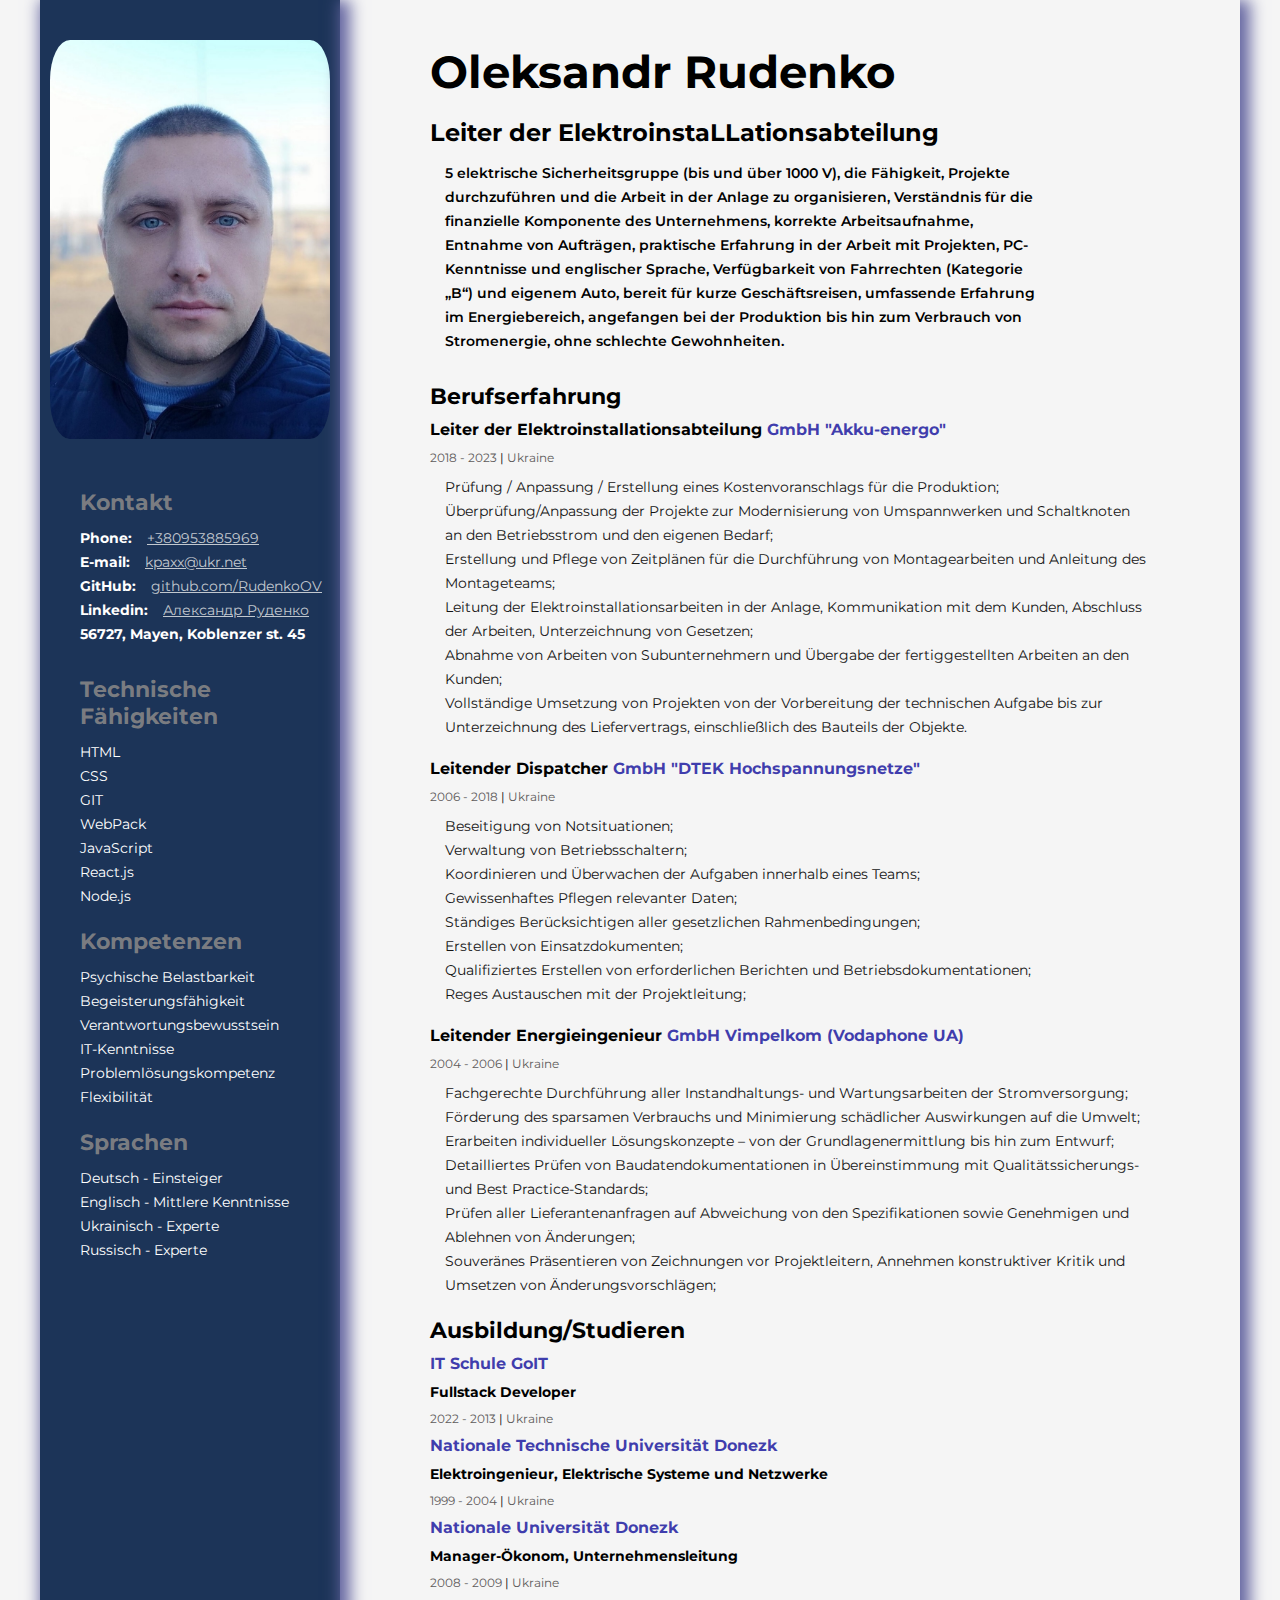
<file: index.html>
<!DOCTYPE html>
<html lang="en">

<head>
    <meta charset="UTF-8">
    <meta http-equiv="X-UA-Compatible" content="IE=edge">
    <meta name="viewport" content="width=device-width, initial-scale=1.0">
    <link rel="preconnect" href="https://fonts.googleapis.com">
    <link rel="preconnect" href="https://fonts.gstatic.com" crossorigin>
    <link href="https://fonts.googleapis.com/css2?family=Montserrat:wght@400;700&display=swap" rel="stylesheet">
    <link rel="stylesheet"
        href="https://cdnjs.cloudflare.com/ajax/libs/modern-normalize/1.0.0/modern-normalize.min.css" />
    <link rel="stylesheet" href="./css/styles.css">
    <title>Oleksandr Rudenko Front-End Developer</title>
</head>

<body>
    <!--Main-->
    <div class="main">
        <!--main content-->
        <div class="main__content">
            <!--about user-->
            <div class="about__user">
                <H1 class="about__name">Oleksandr Rudenko</H1>
                <H2 class="about__position">Leiter der ElektroinstaLLationsabteilung</H2>
                <p class="about__description">5 elektrische Sicherheitsgruppe (bis und über 1000 V), die Fähigkeit, Projekte durchzuführen und die Arbeit in der Anlage zu organisieren, Verständnis für die finanzielle Komponente des Unternehmens, korrekte Arbeitsaufnahme, Entnahme von Aufträgen, praktische Erfahrung in der Arbeit mit Projekten, PC-Kenntnisse und englischer Sprache, Verfügbarkeit von Fahrrechten (Kategorie „B“) und eigenem Auto, bereit für kurze Geschäftsreisen, umfassende Erfahrung im Energiebereich, angefangen bei der Produktion bis hin zum Verbrauch von Stromenergie, ohne schlechte Gewohnheiten.</p>
            </div>
            <!--Projects-->
            <!-- <div class="projects">
                <h3 class="projects__title title">Project Experience</h3>
                <ol class="project__list">
                    <li class="project__item">
                        <span class="project"><a href="https://yermolinn.github.io/News/" target="_blank"
                                class="project__link">News Website</a>
                            <span><a href="https://github.com/Yermolinn/News" target="_blank" class="project__link">Link
                                    on GitHub</a></span>
                            <span class="project__bar">[</span> JS, Node.js, HTML5, CSS3, <span
                                class="project__bar">]</span></span><br>
                        <span class="project">A website with a responsive layout, based on Async JS. Role: developer
                            (Page - Read).
                            Build project on github, check for build errors and live page performance.</span>
                    </li>
                    <li class="project__item">
                        <span class="project"><a href="https://yermolinn.github.io/Shop-for-gamers/" target="_blank"
                                class="project__link">Web Shop for Gamers</a>
                            <span><a href="https://github.com/Yermolinn/Shop-for-gamers" target="_blank"
                                    class="project__link">Link on GitHub</a></span>
                            <span class="project__bar">[</span> Node.js, HTML, SASS <span
                                class="project__bar">]</span></span><br>
                        <span class="project">A website with a responsive layout. Role: developer (Page - Contacts).
                            Build project on github, check for build errors and live page performance.</span>
                    </li>
                    <li class="project__item">
                        <span class="project"><a href="https://rudenkoov.github.io/goit-markup-hw-08/" target="_blank"
                                class="project__link">Web Studio</a>
                            <span><a href="https://github.com/RudenkoOV/goit-markup-hw-08" target="_blank"
                                    class="project__link">Link on GitHub</a></span>
                            <span class="project__bar">[</span> HTML, SASS <span
                                class="project__bar">]</span></span><br> <span class="project">A website with a
                            responsive layout. Role: developer (Page - Contacts).
                            A website for Webstudio company with a responsive layout. Build project on github, check for
                            build errors and live page performance.</span>
                    </li>
                </ol>
            </div> -->
            <!--Work-->
            <div>
                <h3 class="title">Berufserfahrung</h3>
                <!--Company1-->
                <div class="work-company">
                    <h4 class="work-pos">Leiter der Elektroinstallationsabteilung<span class="work-comp"> GmbH
                            "Akku-energo"</span></h4>

                    <p class="work-date">2018 - 2023<span class="line"> | </span> Ukraine </p>
                    <ul class="work-list">
                        <li class="work-list-item">Prüfung / Anpassung / Erstellung eines Kostenvoranschlags für die Produktion;</li>
                        <li class="work-list-item">Überprüfung/Anpassung der Projekte zur Modernisierung von Umspannwerken und Schaltknoten an den Betriebsstrom und den eigenen Bedarf;</li>
                        <li class="work-list-item">Erstellung und Pflege von Zeitplänen für die Durchführung von Montagearbeiten und Anleitung des Montageteams;</li>
                        <li class="work-list-item">Leitung der Elektroinstallationsarbeiten in der Anlage, Kommunikation mit dem Kunden, Abschluss der Arbeiten, Unterzeichnung von Gesetzen;</li>
                        <li class="work-list-item">Abnahme von Arbeiten von Subunternehmern und Übergabe der fertiggestellten Arbeiten an den Kunden;</li>
                        <li class="work-list-item">Vollständige Umsetzung von Projekten von der Vorbereitung der technischen Aufgabe bis zur Unterzeichnung des Liefervertrags, einschließlich des Bauteils der Objekte.</li>
                    </ul>
                </div>
                <!--Company2-->
                <div class="work-company">
                    <h4 class="work-pos">Leitender Dispatcher <span class="work-comp"> GmbH
                            "DTEK Hochspannungsnetze"</span></h4>
                    <p class="work-date">2006 - 2018<span class="line"> | </span> Ukraine</p>
                    <ul class="work-list">
                        <li class="work-list-item">Beseitigung von Notsituationen;</li>
                        <li class="work-list-item">Verwaltung von Betriebsschaltern;</li>
                        <li class="work-list-item">Koordinieren und Überwachen der Aufgaben innerhalb eines Teams;</li>
                        <li class="work-list-item">Gewissenhaftes Pflegen relevanter Daten;</li>
                        <li class="work-list-item">Ständiges Berücksichtigen aller gesetzlichen Rahmenbedingungen;</li>
                        <li class="work-list-item">Erstellen von Einsatzdokumenten;</li>
                        <li class="work-list-item">Qualifiziertes Erstellen von erforderlichen Berichten und Betriebsdokumentationen;</li>
                        <li class="work-list-item">Reges Austauschen mit der Projektleitung;</li>
                    </ul>
                </div>
                <!--Company3-->
                <div class="work-company">
                    <h4 class="work-pos">Leitender Energieingenieur <span class="work-comp"> GmbH Vimpelkom (Vodaphone UA)</span></h4>
                    <p class="work-date">2004 - 2006<span class="line"> | </span> Ukraine
                    </p>
                    <ul class="work-list">
                        <li class="work-list-item">Fachgerechte Durchführung aller Instandhaltungs- und Wartungsarbeiten der Stromversorgung;</li>
                        <li class="work-list-item">Förderung des sparsamen Verbrauchs und Minimierung schädlicher Auswirkungen auf die Umwelt;</li>
                        <li class="work-list-item">Erarbeiten individueller Lösungskonzepte – von der Grundlagenermittlung bis hin zum Entwurf;</li>
                        <li class="work-list-item">Detailliertes Prüfen von Baudatendokumentationen in Übereinstimmung mit Qualitätssicherungs- und Best Practice-Standards;</li>
                        <li class="work-list-item">Prüfen aller Lieferantenanfragen auf Abweichung von den Spezifikationen sowie Genehmigen und Ablehnen von Änderungen;</li>
                        <li class="work-list-item">Souveränes Präsentieren von Zeichnungen vor Projektleitern, Annehmen konstruktiver Kritik und Umsetzen von Änderungsvorschlägen;</li>
                    </ul>
                </div>
            </div>
            <!--Education-->
            <div>
                <h3 class="title">Ausbildung/Studieren</h3>
                <h4 class="university">IT Schule GoIT</h4>
                <h4 class="speciality">Fullstack Developer</h4>
                <p class="work-date">2022 - 2013 <span class="line"> | </span> Ukraine</p>
                <h4 class="university">Nationale Technische Universität Donezk</h4>
                <h4 class="speciality">Elektroingenieur, Elektrische Systeme und Netzwerke</h4>
                <p class="work-date">1999 - 2004 <span class="line"> | </span> Ukraine</p>
                <h4 class="university">Nationale Universität Donezk</h4>
                <h4 class="speciality">Manager-Ökonom, Unternehmensleitung</h4>
                <p class="work-date">2008 - 2009 <span class="line"> | </span> Ukraine</p>
            </div>
        </div>
        <!--Sidebar-->
        <aside class="sidebar">
            <img src="./images/image.jpg" alt="USER PHOTO" class="photo">
            <!--Contacts-->
            <div class="contacts">
                <h3 class="sidebar-title">Kontakt</h3>
                <div>
                    <p>
                        <span class="contact-type">Phone:</span>
                        <a href="tel:+380953885969" class="contact-link">+380953885969</a>
                    </p>

                    <p>
                        <span class="contact-type">E-mail:</span>
                        <a href="mailto:kpaxx@ukr.net" class="contact-link">kpaxx@ukr.net</a>
                    </p>
                    <p>
                        <span class="contact-type">GitHub:</span>
                        <a href="https://github.com/RudenkoOV" class="contact-link">github.com/RudenkoOV</a>
                    </p>
                    <p>
                        <span class="contact-type">Linkedin:</span>
                        <a href="https://www.linkedin.com/in/oleksandr--rudenko/"
                            class="contact-link">Александр Руденко</a>
                    </p>
                    <p>
                        <span class="contact-type">56727, Mayen, Koblenzer st. 45</span>
                    </p>

                </div>
            </div>
            <!--Tech skills-->
            <div class="tech-skils">
                <h3 class="sidebar-title">Technische Fähigkeiten</h3>
                <ul class="tech-skils-list">
                    <li class="tech-skils-item"><span class="tech-skils-text">HTML</span></li>
                    <li class="tech-skils-item"><span class="tech-skils-text">CSS</span></li>
                    <li class="tech-skils-item"><span class="tech-skils-text">GIT</span></li>
                    <li class="tech-skils-item"><span class="tech-skils-text">WebPack</span></li>
                    <li class="tech-skils-item"><span class="tech-skils-text">JavaScript</span></li>
                    <li class="tech-skils-item"><span class="tech-skils-text">React.js</span></li>
                    <li class="tech-skils-item"><span class="tech-skils-text">Node.js</span></li>
                </ul>
            </div>
            <div class="soft-skils">
                <h3 class="sidebar-title">Kompetenzen</h3>
                <ul class="soft-skils-list">
                    <li class="soft-skils-item"><span class="soft-skils-text">Psychische Belastbarkeit</span></li>
                    <li class="soft-skils-item"><span class="soft-skils-text">Begeisterungsfähigkeit</span></li>
                    <li class="soft-skils-item"><span class="soft-skils-text">Verantwortungsbewusstsein</span></li>
                    <li class="soft-skils-item"><span class="soft-skils-text">IT-Kenntnisse</span></li>
                    <li class="soft-skils-item"><span class="soft-skils-text">Problemlösungskompetenz</span></li>
                    <li class="soft-skils-item"><span class="soft-skils-text">Flexibilität</span></li>                    
                </ul>
            </div>
            <div class="soft-skils">
                <h3 class="sidebar-title">Sprachen</h3>
                <ul class="soft-skils-list">
                    <li class="soft-skils-item"><span class="soft-skils-text">Deutsch - Einsteiger</span></li>
                    <li class="soft-skils-item"><span class="soft-skils-text">Englisch - Mittlere Kenntnisse</span></li>
                    <li class="soft-skils-item"><span class="soft-skils-text">Ukrainisch - Experte</span></li>
                    <li class="soft-skils-item"><span class="soft-skils-text">Russisch - Experte</span></li>
                </ul>
            </div>
        </aside>
    </div>

</body>

</html>
</file>
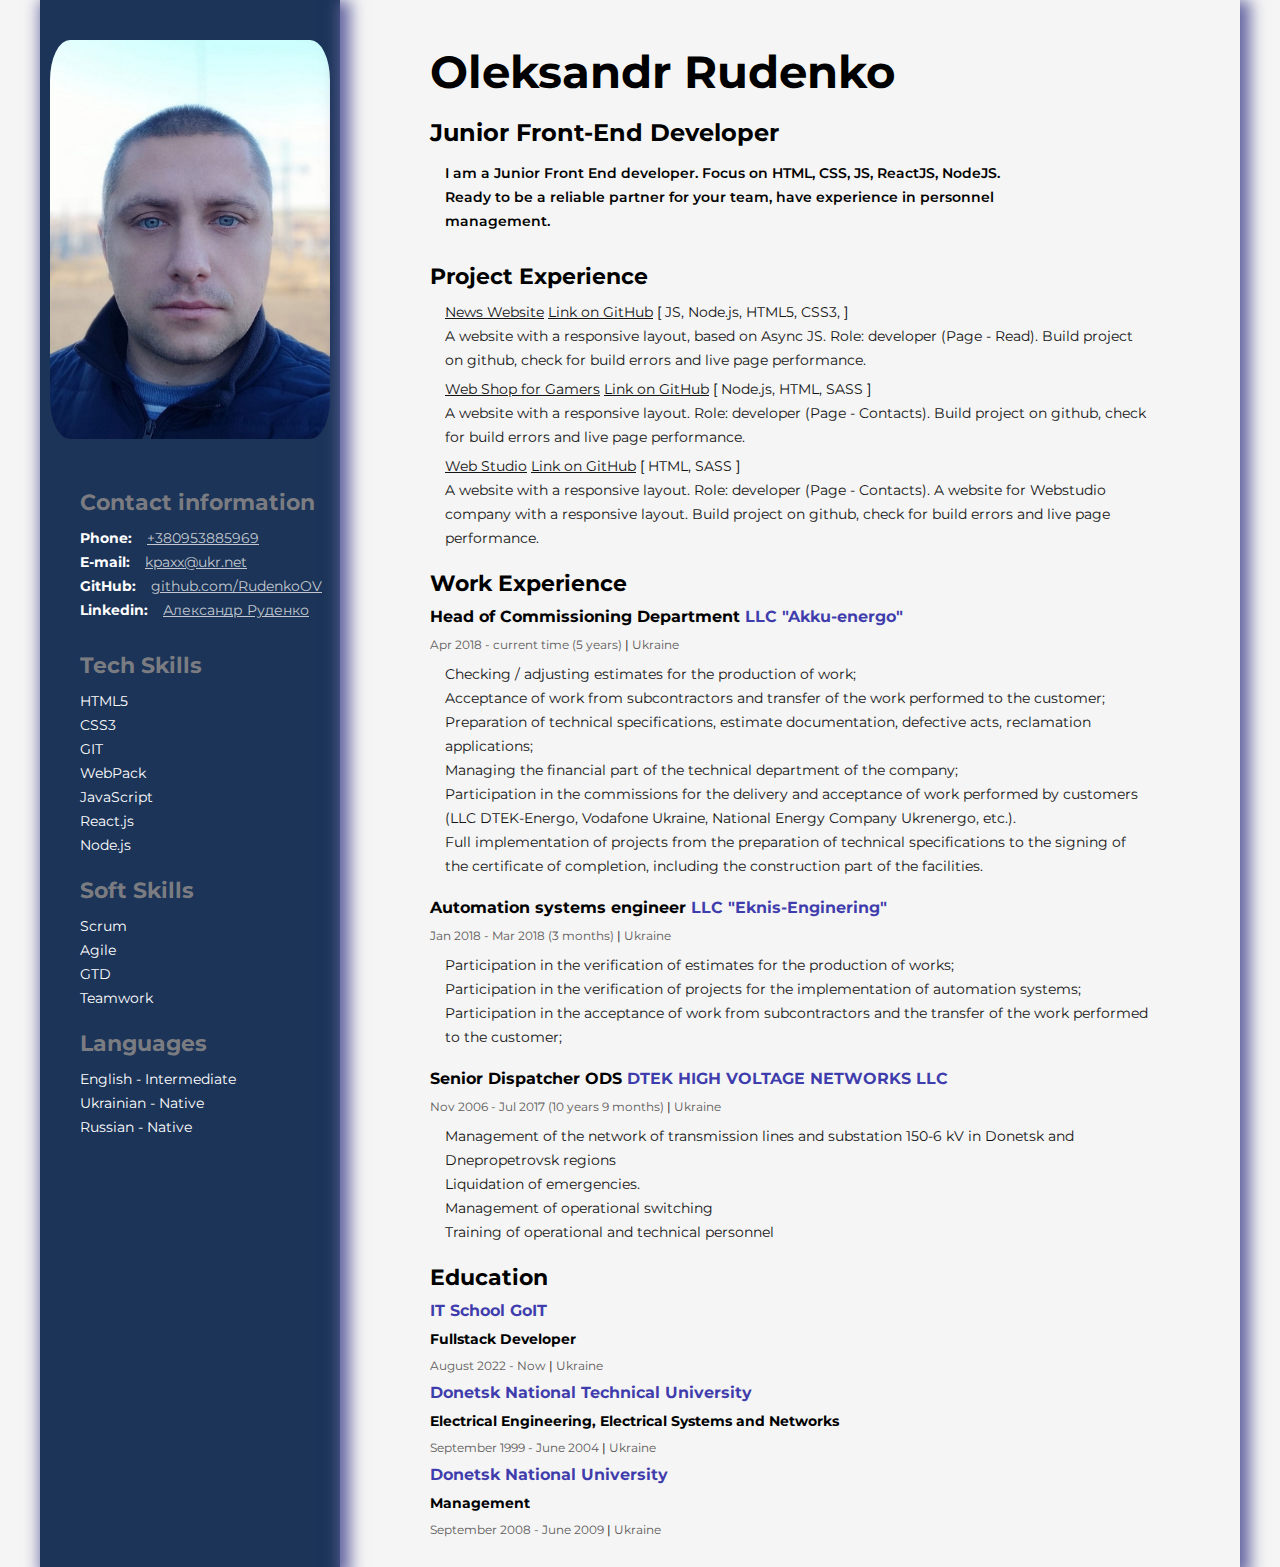
<file: Resume Rudenko.html>
<!DOCTYPE html>
<html lang="en">

<head>
    <meta charset="UTF-8">
    <meta http-equiv="X-UA-Compatible" content="IE=edge">
    <meta name="viewport" content="width=device-width, initial-scale=1.0">
    <link rel="preconnect" href="https://fonts.googleapis.com">
    <link rel="preconnect" href="https://fonts.gstatic.com" crossorigin>
    <link href="https://fonts.googleapis.com/css2?family=Montserrat:wght@400;700&display=swap" rel="stylesheet">
    <link rel="stylesheet"
        href="https://cdnjs.cloudflare.com/ajax/libs/modern-normalize/1.0.0/modern-normalize.min.css" />
    <link rel="stylesheet" href="./css/styles.css">
    <title>Oleksandr Rudenko Front-End Developer</title>
</head>

<body>
    <!--Main-->
    <div class="main">
        <!--main content-->
        <div class="main__content">
            <!--about user-->
            <div class="about__user">
                <H1 class="about__name">Oleksandr Rudenko</H1>
                <H2 class="about__position">Junior Front-End Developer</H2>
                <p class="about__description">I am a Junior Front End developer. Focus on HTML, CSS, JS, ReactJS,
                    NodeJS. Ready to be a reliable partner for your team, have experience in personnel management.</p>
            </div>
            <!--Projects-->
            <div class="projects">
                <h3 class="projects__title title">Project Experience</h3>
                <ol class="project__list">
                    <li class="project__item">
                        <span class="project"><a href="https://yermolinn.github.io/News/" target="_blank"
                                class="project__link">News Website</a>
                            <span><a href="https://github.com/Yermolinn/News" target="_blank" class="project__link">Link
                                    on GitHub</a></span>
                            <span class="project__bar">[</span> JS, Node.js, HTML5, CSS3, <span
                                class="project__bar">]</span></span><br>
                        <span class="project">A website with a responsive layout, based on Async JS. Role: developer
                            (Page - Read).
                            Build project on github, check for build errors and live page performance.</span>
                    </li>
                    <li class="project__item">
                        <span class="project"><a href="https://yermolinn.github.io/Shop-for-gamers/" target="_blank"
                                class="project__link">Web Shop for Gamers</a>
                            <span><a href="https://github.com/Yermolinn/Shop-for-gamers" target="_blank"
                                    class="project__link">Link on GitHub</a></span>
                            <span class="project__bar">[</span> Node.js, HTML, SASS <span
                                class="project__bar">]</span></span><br>
                        <span class="project">A website with a responsive layout. Role: developer (Page - Contacts).
                            Build project on github, check for build errors and live page performance.</span>
                    </li>
                    <li class="project__item">
                        <span class="project"><a href="https://rudenkoov.github.io/goit-markup-hw-08/" target="_blank"
                                class="project__link">Web Studio</a>
                            <span><a href="https://github.com/RudenkoOV/goit-markup-hw-08" target="_blank"
                                    class="project__link">Link on GitHub</a></span>
                            <span class="project__bar">[</span> HTML, SASS <span
                                class="project__bar">]</span></span><br> <span class="project">A website with a
                            responsive layout. Role: developer (Page - Contacts).
                            A website for Webstudio company with a responsive layout. Build project on github, check for
                            build errors and live page performance.</span>
                    </li>
                </ol>
            </div>
            <!--Work-->
            <div>
                <h3 class="title">Work Experience</h3>
                <!--Company1-->
                <div class="work-company">
                    <h4 class="work-pos">Head of Commissioning Department <span class="work-comp"> LLC
                            "Akku-energo"</span></h4>

                    <p class="work-date">Apr 2018 - current time (5 years) <span class="line"> | </span> Ukraine </p>
                    <ul class="work-list">
                        <li class="work-list-item">Checking / adjusting estimates for the production of work;</li>
                        <li class="work-list-item">Acceptance of work from subcontractors and transfer of the work
                            performed to the customer;</li>
                        <li class="work-list-item">Preparation of technical specifications, estimate documentation,
                            defective acts, reclamation applications;</li>
                        <li class="work-list-item">Managing the financial part of the technical department of the
                            company;</li>
                        <li class="work-list-item">Participation in the commissions for the delivery and acceptance of
                            work performed by customers (LLC DTEK-Energo, Vodafone Ukraine, National Energy Company
                            Ukrenergo, etc.).</li>
                        <li class="work-list-item">Full implementation of projects from the preparation of technical
                            specifications to the signing of the certificate of completion, including the construction
                            part of the facilities.</li>
                    </ul>
                </div>
                <!--Company2-->
                <div class="work-company">
                    <h4 class="work-pos">Automation systems engineer <span class="work-comp"> LLC
                            "Eknis-Enginering"</span></h4>
                    <p class="work-date">Jan 2018 - Mar 2018 (3 months) <span class="line"> | </span> Ukraine</p>
                    <ul class="work-list">
                        <li class="work-list-item">Participation in the verification of estimates for the production of
                            works;</li>
                        <li class="work-list-item">Participation in the verification of projects for the implementation
                            of automation systems;</li>
                        <li class="work-list-item">Participation in the acceptance of work from subcontractors and the
                            transfer of the work performed to the customer;</li>
                    </ul>
                </div>
                <!--Company3-->
                <div class="work-company">
                    <h4 class="work-pos">Senior Dispatcher ODS <span class="work-comp"> DTEK HIGH VOLTAGE NETWORKS
                            LLC</span></h4>
                    <p class="work-date">Nov 2006 - Jul 2017 (10 years 9 months) <span class="line"> | </span> Ukraine
                    </p>
                    <ul class="work-list">
                        <li class="work-list-item">Management of the network of transmission lines and substation 150-6
                            kV in Donetsk and Dnepropetrovsk regions</li>
                        <li class="work-list-item">Liquidation of emergencies.</li>
                        <li class="work-list-item">Management of operational switching</li>
                        <li class="work-list-item">Training of operational and technical personnel</li>
                    </ul>
                </div>
            </div>
            <!--Education-->
            <div>
                <h3 class="title">Education</h3>
                <h4 class="university">IT School GoIT</h4>
                <h4 class="speciality">Fullstack Developer</h4>
                <p class="work-date">August 2022 - Now <span class="line"> | </span> Ukraine</p>
                <h4 class="university">Donetsk National Technical University</h4>
                <h4 class="speciality">Electrical Engineering, Electrical Systems and Networks</h4>
                <p class="work-date">September 1999 - June 2004 <span class="line"> | </span> Ukraine</p>
                <h4 class="university">Donetsk National University</h4>
                <h4 class="speciality">Management</h4>
                <p class="work-date">September 2008 - June 2009 <span class="line"> | </span> Ukraine</p>
            </div>
        </div>
        <!--Sidebar-->
        <aside class="sidebar">
            <img src="./images/image.jpg" alt="USER PHOTO" class="photo">
            <!--Contacts-->
            <div class="contacts">
                <h3 class="sidebar-title">Contact information</h3>
                <div>
                    <p>
                        <span class="contact-type">Phone:</span>
                        <a href="tel:+380953885969" class="contact-link">+380953885969</a>
                    </p>

                    <p>
                        <span class="contact-type">E-mail:</span>
                        <a href="mailto:kpaxx@ukr.net" class="contact-link">kpaxx@ukr.net</a>
                    </p>
                    <p>
                        <span class="contact-type">GitHub:</span>
                        <a href="https://github.com/RudenkoOV" class="contact-link">github.com/RudenkoOV</a>
                    </p>
                    <p>
                        <span class="contact-type">Linkedin:</span>
                        <a href="https://www.linkedin.com/in/александр-руденко-6a4035274/"
                            class="contact-link">Александр Руденко</a>
                    </p>

                </div>
            </div>
            <!--Tech skills-->
            <div class="tech-skils">
                <h3 class="sidebar-title">Tech Skills</h3>
                <ul class="tech-skils-list">
                    <li class="tech-skils-item"><span class="tech-skils-text">HTML5</span></li>
                    <li class="tech-skils-item"><span class="tech-skils-text">CSS3</span></li>
                    <li class="tech-skils-item"><span class="tech-skils-text">GIT</span></li>
                    <li class="tech-skils-item"><span class="tech-skils-text">WebPack</span></li>
                    <li class="tech-skils-item"><span class="tech-skils-text">JavaScript</span></li>
                    <li class="tech-skils-item"><span class="tech-skils-text">React.js</span></li>
                    <li class="tech-skils-item"><span class="tech-skils-text">Node.js</span></li>
                </ul>
            </div>
            <div class="soft-skils">
                <h3 class="sidebar-title">Soft Skills</h3>
                <ul class="soft-skils-list">
                    <li class="soft-skils-item"><span class="soft-skils-text">Scrum</span></li>
                    <li class="soft-skils-item"><span class="soft-skils-text">Agile</span></li>
                    <li class="soft-skils-item"><span class="soft-skils-text">GTD</span></li>
                    <li class="soft-skils-item"><span class="soft-skils-text">Teamwork</span></li>
                </ul>
            </div>
            <div class="soft-skils">
                <h3 class="sidebar-title">Languages</h3>
                <ul class="soft-skils-list">
                    <li class="soft-skils-item"><span class="soft-skils-text">English - Intermediate</span></li>
                    <li class="soft-skils-item"><span class="soft-skils-text">Ukrainian - Native</span></li>
                    <li class="soft-skils-item"><span class="soft-skils-text">Russian - Native</span></li>
                </ul>
            </div>
        </aside>
    </div>

</body>

</html>
</file>
<file: css/styles.css>
* {
  margin: 0;
  padding: 0;
  list-style: none;
  -webkit-box-sizing: border-box;
  box-sizing: border-box;
}

h1,
h2,
h3,
h4,
p,
ul {
  margin: 0;
  padding: 0;
}

img {
  display: block;
  max-width: 100%;
  height: auto;
}

:root {
  --main-background: #f5f5f5;
  --main-content-box: #6566a1;
  --project-links: #141414;
  --project-hover: #1c3458;
  --sidebar-background: #1c3458;
  --project-bar: #000;
  --skils-text: #fff;
  --skils-items: #888787e5;
  --contacts-link: #c2c8cf;
  --dates: #5e5b5b;
  --company-univer: #1e1ba0da;
}

body {
  background-color: var(--main-background);
  font-family: "Montserrat", sans-serif;
  font-style: normal;
  font-weight: 700;
}

.main {
  display: flex;
  flex-direction: row-reverse;
  width: 1200px;
  margin: 0 auto;
}

.main__content {
  box-shadow: 6px 6px 20px rgba(0, 0, 0, 0.1);
  padding: 20px 90px;
  box-shadow: 5px 5px 15px 5px var(--main-content-box);
}

/* about */
.about__user {
  margin-bottom: 30px;
  margin-top: 24px;
}

.about__position {
  font-size: 24px;
  line-height: 17px;
  margin-bottom: 20px;
}

.about__name {
  font-size: 45px;
  line-height: 55px;
  margin-bottom: 25px;
}
.about__description {
  font-weight: 600;
  font-size: 14px;
  line-height: 24px;
  color: var(--project-bar);
  max-width: 600px;
  margin-left: 15px;
}

.projects {
  margin-bottom: 20px;
}

.title {
  font-size: 22px;
  line-height: 27px;
  margin-bottom: 10px;
  display: block;
}

/* projects */

.project__list {
  padding: 0;
  margin-left: 15px;
}

.project__item {
  font-size: 14px;
  line-height: 24px;
  margin-bottom: 5px;
}

.project,
.project__link {
  font-weight: 400;
  font-size: 14px;
  line-height: 24px;
  color: var(--project-links);
}

.project__link {
  cursor: pointer;
}

.project__link:hover,
:focus {
  color: var(--project-hover);
  font-weight: 1000;
}

.project__bar {
  font-size: 14px;
  line-height: 24px;
  color: var(--project-bar);
}
/* work */
.work-company {
  margin-bottom: 20px;
}
.work-pos {
  font-size: 16px;
  line-height: 20px;
  margin-bottom: 10px;
}
.work-comp {
  font-size: 16px;
  line-height: 20px;
  color: var(--company-univer);
}
.work-date {
  font-weight: 400;
  font-size: 12px;
  line-height: 15px;
  margin-bottom: 10px;
  color: var(--dates);
}
.line {
  font-weight: 400;
  font-size: 12px;
  line-height: 15px;
  color: var(--project-bar);
}

.work-list {
  padding: 0;
  margin-left: 15px;
  list-style-type: upper-roman;
}
.work-list-item {
  font-weight: 400;
  font-size: 14px;
  line-height: 24px;
  color: var(--project-links);
}

/* Education */

.university {
  font-size: 16px;
  line-height: 20px;
  color: var(--company-univer);
  margin-bottom: 10px;
}

.speciality {
  font-size: 14px;
  line-height: 17px;
  margin-bottom: 10px;
}

/* sidebar styles */
.sidebar {
  background-color: var(--sidebar-background);
  padding-top: 40px;
  width: 420px;
  box-shadow: 5px 5px 15px 5px var(--main-content-box);
}

.photo {
  max-width: 300px;
  margin-bottom: 50px;
  padding-left: 10px;
  padding-right: 10px;
  border-radius: 10%;
}

.contacts,
.tech-skils,
.soft-skils {
  margin-left: 40px;
}
.contacts {
  margin-bottom: 30px;
}

.sidebar-title {
  color: var(--skils-items);
  font-weight: bold;
  font-size: 22px;
  line-height: 27px;
  margin-bottom: 10px;
}
.contact-type {
  font-weight: bold;
  font-size: 14px;
  line-height: 24px;
  color: var(--skils-text);
  margin-right: 10px;
}
.contact-link {
  font-style: normal;
  font-weight: normal;
  font-size: 14px;
  line-height: 24px;
  color: var(--contacts-link);
}
.contact-link:hover,
:focus {
  font-weight: bold;
}
.tech-skils-list,
.soft-skils-list {
  color: var(--skils-text);
  padding: 0;
  margin-bottom: 20px;
}
.tech-skils-text,
.soft-skils-text {
  color: var(--skils-text);
  font-style: normal;
  font-weight: normal;
  font-size: 14px;
  line-height: 24px;
}
.tech-skils-item,
.soft-skils-item {
  color: var(--skils-items);
}
</file>
